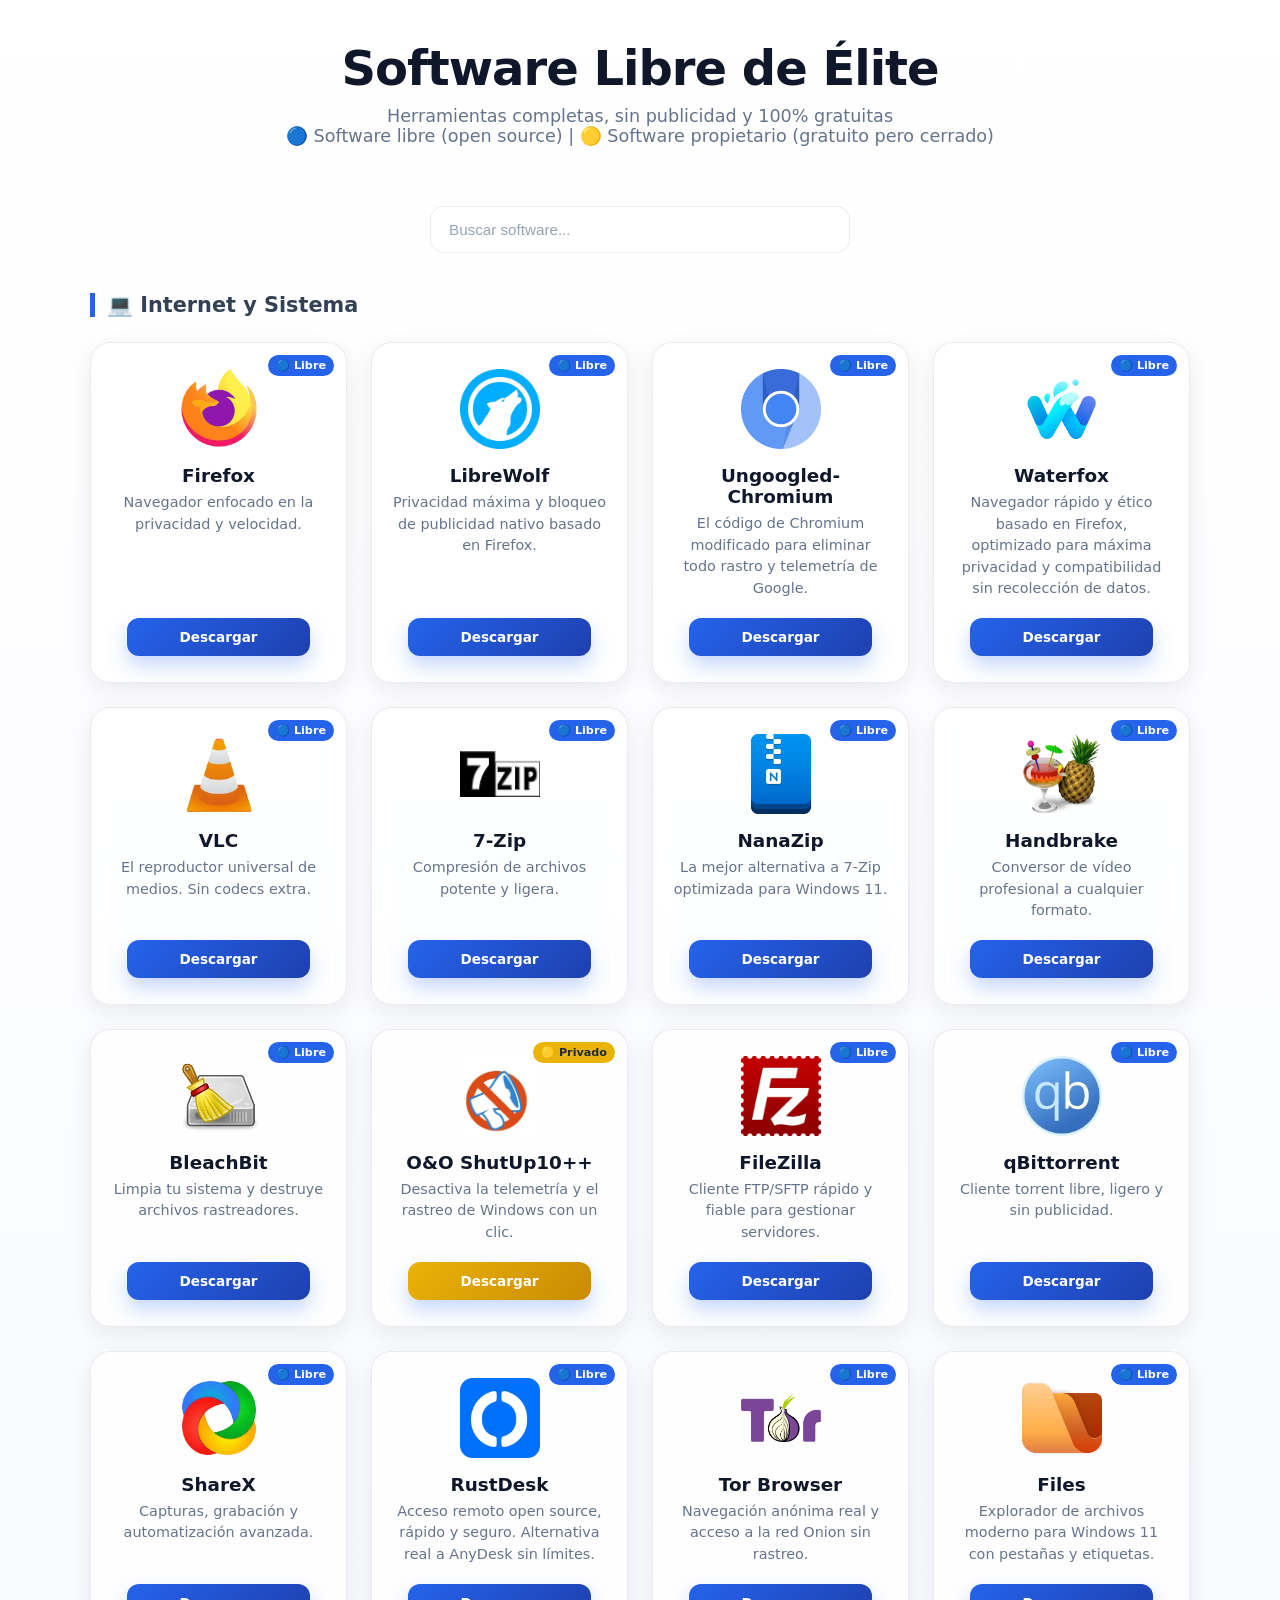
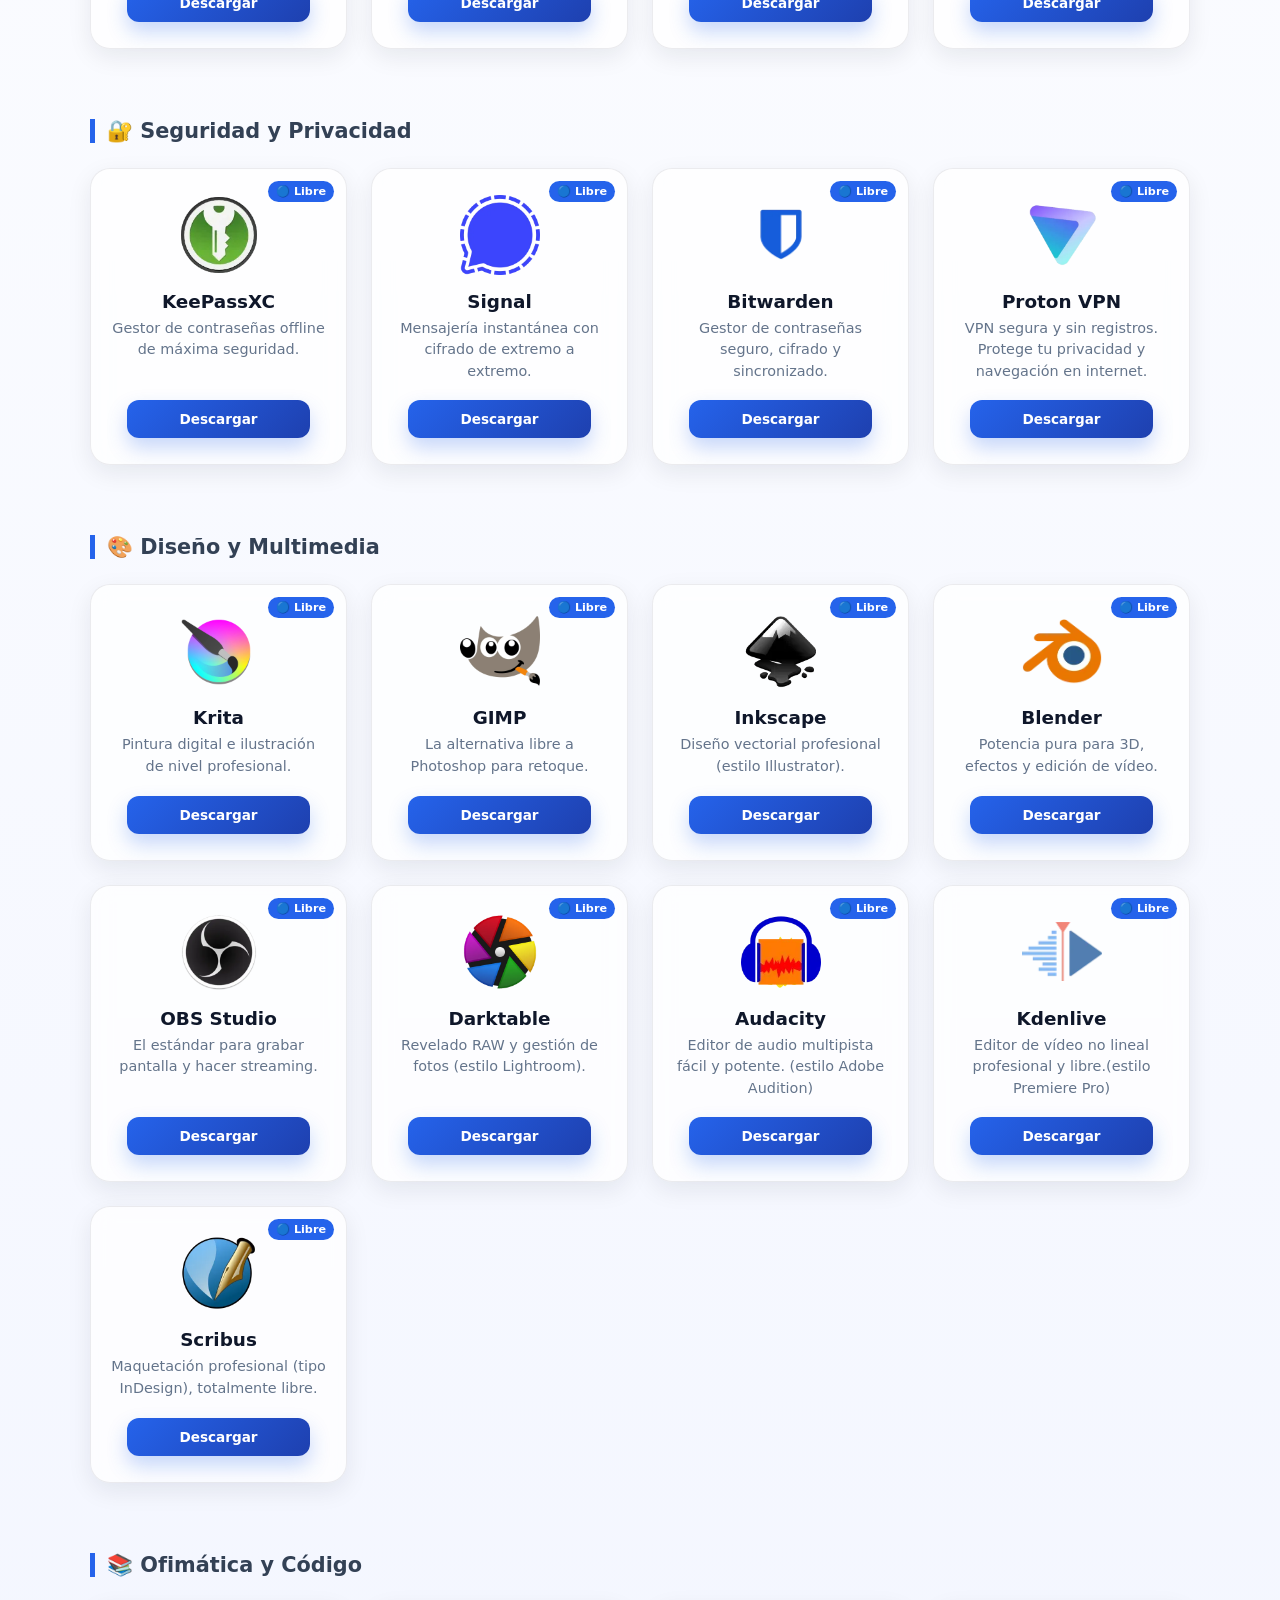
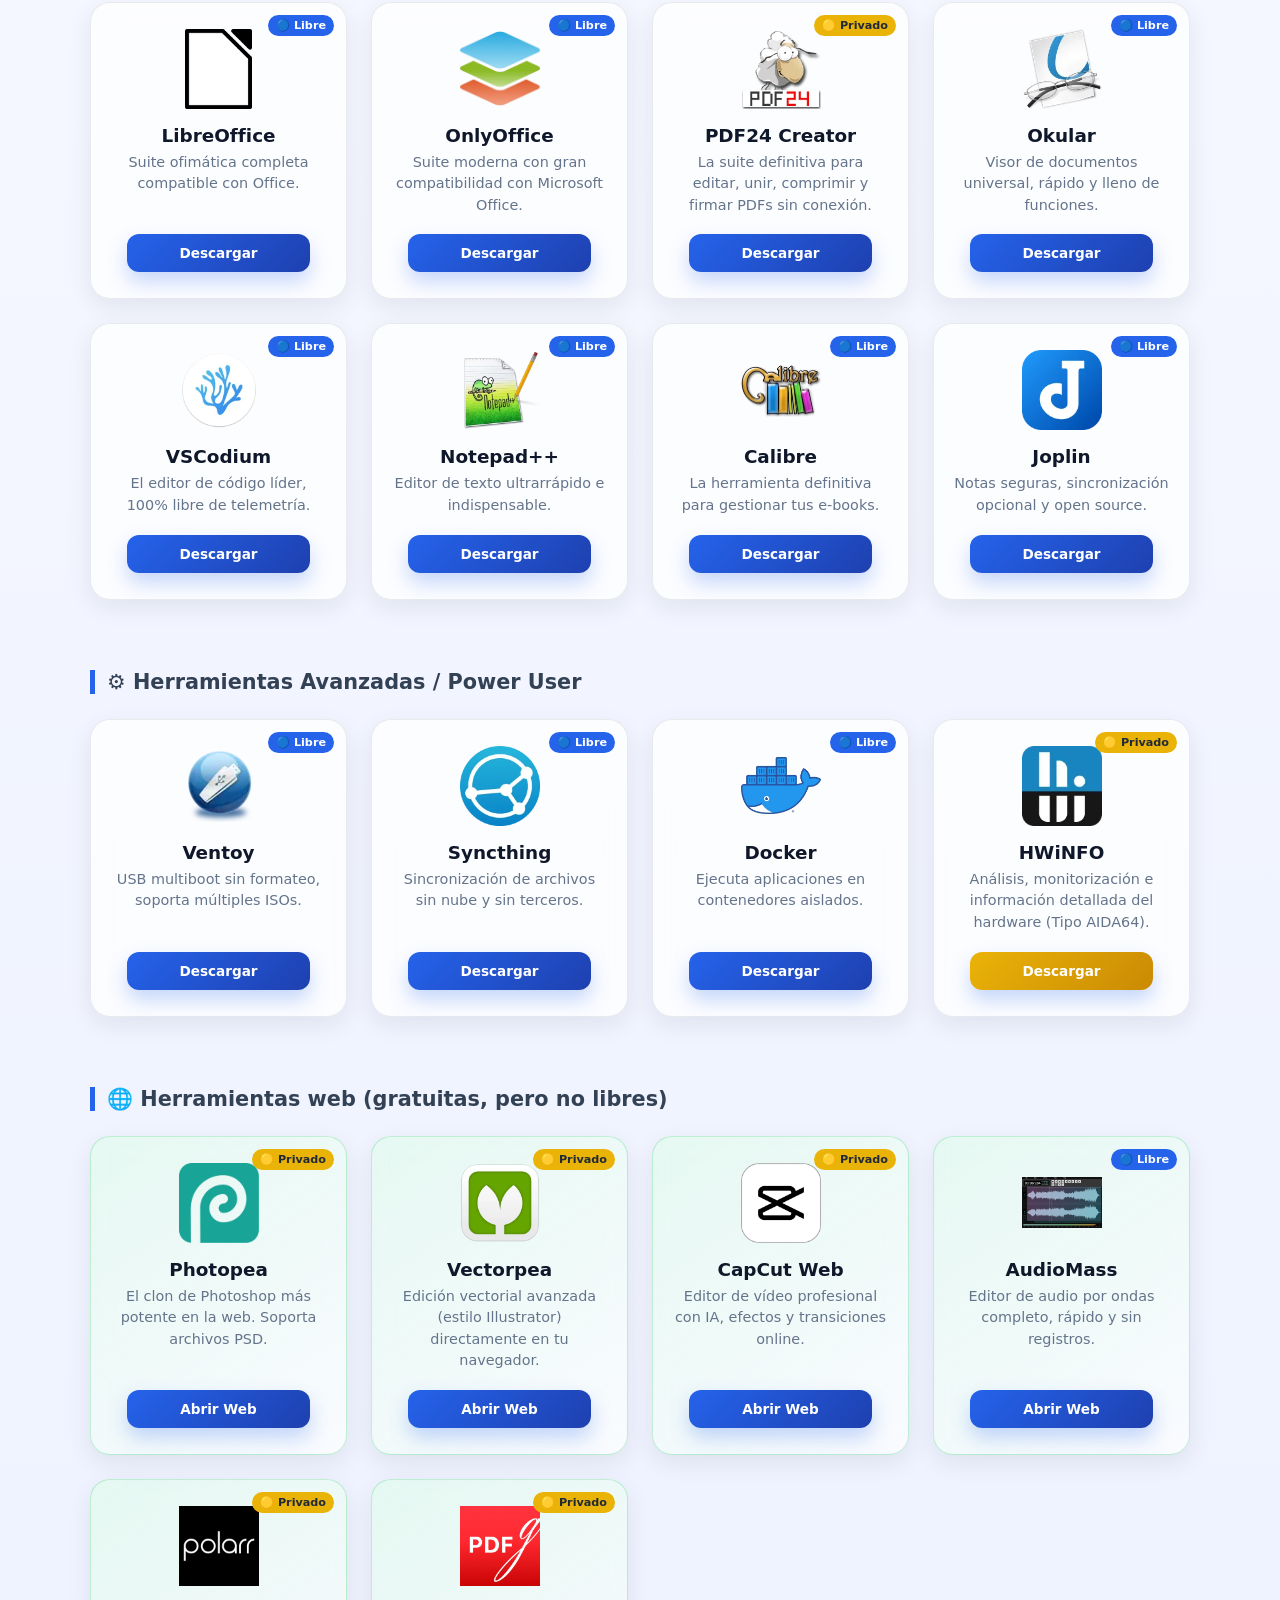
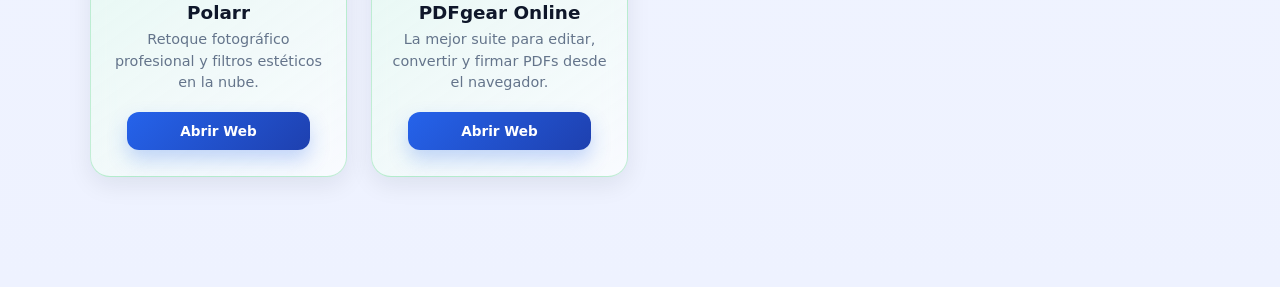
<file: BOX/index.html>
﻿<!DOCTYPE html>
<html lang="es">
<head>
    <meta charset="UTF-8">
    <meta name="viewport" content="width=device-width, initial-scale=1.0">
    <title>Suite de Software Libre</title>
	<link rel="shortcut icon" href="favicon.png" type="image/x-icon">
	
	  <!-- CSS -->
  <link rel="stylesheet" href="styles.css">
  
  

</head>
<body>

<div class="container">
    <h1>Software Libre de Élite</h1>
    <p class="subtitle">Herramientas completas, sin publicidad y 100% gratuitas <br>🔵 Software libre (open source) | 🟡 Software propietario (gratuito pero cerrado)</p>
	<div class="search-box">
		<input type="text" id="searchInput" placeholder="Buscar software...">
	</div>

    <!-- INTERNET Y SISTEMA -->
    <div class="category-section">
        <h2 class="category-title">💻 Internet y Sistema</h2>
        <div class="grid">
            <div class="card">
			<span class="badge open">🔵 Libre</span>
                <div class="logo-box"><img src="img/Firefox.webp" alt="Firefox"></div>
                <h3>Firefox</h3>
                <p>Navegador enfocado en la privacidad y velocidad.</p>
                <a href="https://www.firefox.com/es-ES/" class="btn" target="_blank">Descargar</a>
            </div>
			<div class="card">
				<span class="badge open">🔵 Libre</span>
				<div class="logo-box"><img src="img/LibreWolf.webp" alt="LibreWolf"></div>
				<h3>LibreWolf</h3>
				<p>Privacidad máxima y bloqueo de publicidad nativo basado en Firefox.</p>
				<a href="https://librewolf.net" class="btn" target="_blank">Descargar</a>
			</div>
			<div class="card">
				<span class="badge open">🔵 Libre</span>
				<div class="logo-box"><img src="img/UngoogledChromium.webp" alt="Ungoogled-Chromium"></div>
				<h3>Ungoogled-Chromium</h3>
				<p>El código de Chromium modificado para eliminar todo rastro y telemetría de Google.</p>
				<a href="https://ungoogled-software.github.io/ungoogled-chromium-binaries/" class="btn" target="_blank">Descargar</a>
			</div>
			<div class="card">
				<span class="badge open">🔵 Libre</span>
				<div class="logo-box"><img src="img/Waterfox.webp" alt="Waterfox"></div>
				<h3>Waterfox</h3>
				<p>Navegador rápido y ético basado en Firefox, optimizado para máxima privacidad y compatibilidad sin recolección de datos.</p>
				<a href="https://www.waterfox.com/" class="btn" target="_blank">Descargar</a>
			</div>
            <div class="card">
			<span class="badge open">🔵 Libre</span>
                <div class="logo-box"><img src="img/VLC.webp" alt="VLC"></div>
                <h3>VLC</h3>
                <p>El reproductor universal de medios. Sin codecs extra.</p>
                <a href="https://images.videolan.org/vlc/index.es.html" class="btn" target="_blank">Descargar</a>
            </div>
            <div class="card">
			<span class="badge open">🔵 Libre</span>
                <div class="logo-box"><img src="img/7zip.webp" alt="7-Zip"></div>
                <h3>7-Zip</h3>
                <p>Compresión de archivos potente y ligera.</p>
                <a href="https://7zip-es.updatestar.com/" class="btn" target="_blank">Descargar</a>
            </div>
			<div class="card">
			<span class="badge open">🔵 Libre</span>
				<div class="logo-box"><img src="img/NanaZip.webp" alt="NanaZip"></div>
				<h3>NanaZip</h3>
				<p>La mejor alternativa a 7-Zip optimizada para Windows 11.</p>
				<a href="https://nanazip.org/" class="btn" target="_blank">Descargar</a>
			</div>
			<div class="card">
			<span class="badge open">🔵 Libre</span>
                <div class="logo-box"><img src="img/HandBrake.webp" alt="Handbrake"></div>
                <h3>Handbrake</h3>
                <p>Conversor de vídeo profesional a cualquier formato.</p>
                <a href="https://handbrake.fr" class="btn" target="_blank">Descargar</a>
            </div>
			<div class="card">
			<span class="badge open">🔵 Libre</span>
                <div class="logo-box"><img src="img/Bleachbit.webp" alt="BleachBit"></div>
                <h3>BleachBit</h3>
                <p>Limpia tu sistema y destruye archivos rastreadores.</p>
                <a href="https://www.bleachbit.org/es/descargar" class="btn" target="_blank">Descargar</a>
            </div>
			<div class="card">
			<span class="badge private">🟡 Privado</span>
                <div class="logo-box"><img src="img/ShutUp10.webp" alt="O&O ShutUp10++"></div>
                <h3>O&O ShutUp10++</h3>
                <p>Desactiva la telemetría y el rastreo de Windows con un clic.</p>
                <a href="https://www.oo-software.com/es/shutup10" class="btn private" target="_blank">Descargar</a>
            </div>
			<div class="card">
				<div class="logo-box"><img src="img/FileZilla.webp" alt="FileZilla"></div>
				<h3>FileZilla</h3>
				<span class="badge open">🔵 Libre</span>
				<p>Cliente FTP/SFTP rápido y fiable para gestionar servidores.</p>
				<a href="https://filezilla-project.org/" class="btn" target="_blank">Descargar</a>
			</div>
			
			<div class="card">
			<span class="badge open">🔵 Libre</span>
				<div class="logo-box"><img src="img/qBittorrent.webp" alt="qBittorrent"></div>
				<h3>qBittorrent</h3>
				<p>Cliente torrent libre, ligero y sin publicidad.</p>
				<a href="https://www.qbittorrent.org/" class="btn" target="_blank">Descargar</a>
			</div>
			<div class="card">
			<span class="badge open">🔵 Libre</span>
				<div class="logo-box"><img src="img/ShareX.webp" alt="ShareX"></div>
				<h3>ShareX</h3>
				<p>Capturas, grabación y automatización avanzada.</p>
				<a href="https://getsharex.com/" class="btn" target="_blank">Descargar</a>
			</div>
			<div class="card">
			<span class="badge open">🔵 Libre</span>
				<div class="logo-box"><img src="img/RustDesk.webp" alt="RustDesk"></div>
				<h3>RustDesk</h3>
				<p>Acceso remoto open source, rápido y seguro. Alternativa real a AnyDesk sin límites.</p>
				<a href="https://rustdesk.com/es/" class="btn" target="_blank">Descargar</a>
			</div>
			<div class="card">
				<span class="badge open">🔵 Libre</span>
				<div class="logo-box"><img src="img/Tor_Browser.webp" alt="Tor Browser"></div>
				<h3>Tor Browser</h3>
				<p>Navegación anónima real y acceso a la red Onion sin rastreo.</p>
				<a href="https://torproject.org" class="btn open" target="_blank" rel="noopener">Descargar</a>
			</div>
			
			<div class="card">
				<span class="badge open">🔵 Libre</span>
				<div class="logo-box"><img src="img/Files.webp" alt="Files"></div>
				<h3>Files</h3>
				<p>Explorador de archivos moderno para Windows 11 con pestañas y etiquetas.</p>
				<a href="https://files.community" class="btn open" target="_blank" rel="noopener">Descargar</a>
			</div>
			

        </div>
    </div>

	
	<!-- SEGURIDAD Y PRIVACIDAD -->
    <div class="category-section">
        <h2 class="category-title">🔐 Seguridad y Privacidad</h2>
        <div class="grid">
            <div class="card">
            <div class="logo-box"><img src="img/KeePassXC.webp" alt="KeePassXC"></div>
			<span class="badge open">🔵 Libre</span>
                <h3>KeePassXC</h3>
                <p>Gestor de contraseñas offline de máxima seguridad.</p>
                <a href="https://keepassxc.org" class="btn" target="_blank">Descargar</a>
            </div>
            <div class="card">
                <div class="logo-box"><img src="img/Signal.webp" alt="Signal"></div>
			<span class="badge open">🔵 Libre</span>
                <h3>Signal</h3>
                <p>Mensajería instantánea con cifrado de extremo a extremo.</p>
                <a href="https://signal.org/es/" class="btn" target="_blank">Descargar</a>
            </div>
			<div class="card">
				<div class="logo-box"><img src="img/Bitwarden.webp" alt="Bitwarden"></div>
			<span class="badge open">🔵 Libre</span>
				<h3>Bitwarden</h3>
				<p>Gestor de contraseñas seguro, cifrado y sincronizado.</p>
				<a href="https://bitwarden.com/es-la/" class="btn" target="_blank">Descargar</a>
			</div>
			<div class="card">
			<div class="logo-box"><img src="img/Proton_VPN.webp" alt="Proton VPN"></div>
			<span class="badge open">🔵 Libre</span>
				<h3>Proton VPN</h3>
				<p>VPN segura y sin registros. Protege tu privacidad y navegación en internet.</p>
				<a href="https://protonvpn.com" class="btn" target="_blank">Descargar</a>
			</div>
        </div>
    </div>

    <!-- DISEÑO Y CREATIVIDAD -->
    <div class="category-section">
        <h2 class="category-title">🎨 Diseño y Multimedia</h2>
        <div class="grid">
            <div class="card">
                <div class="logo-box"><img src="img/Krita.webp" alt="Krita"></div>
			<span class="badge open">🔵 Libre</span>
                <h3>Krita</h3>
                <p>Pintura digital e ilustración de nivel profesional.</p>
                <a href="https://krita.org/es/" class="btn" target="_blank">Descargar</a>
            </div>
            <div class="card">
                <div class="logo-box"><img src="img/GIMP.webp" alt="GIMP"></div>
			<span class="badge open">🔵 Libre</span>
                <h3>GIMP</h3>
                <p>La alternativa libre a Photoshop para retoque.</p>
                <a href="http://www.gimp.org.es/" class="btn" target="_blank">Descargar</a>
            </div>
			<div class="card">
                <div class="logo-box"><img src="img/Inkscape.webp" alt="Inkscape"></div>
			<span class="badge open">🔵 Libre</span>
                <h3>Inkscape</h3>
                <p>Diseño vectorial profesional (estilo Illustrator).</p>
                <a href="https://inkscape.app/es/" class="btn" target="_blank">Descargar</a>
            </div>
            <div class="card">
                <div class="logo-box"><img src="img/Blender.webp" alt="Blender"></div>
			<span class="badge open">🔵 Libre</span>

                <h3>Blender</h3>
                <p>Potencia pura para 3D, efectos y edición de vídeo.</p>
                <a href="https://blender.org" class="btn" target="_blank">Descargar</a>
            </div>
            <div class="card">
                <div class="logo-box"><img src="img/OBS_Studio.webp" alt="OBS"></div>
			<span class="badge open">🔵 Libre</span>

                <h3>OBS Studio</h3>
                <p>El estándar para grabar pantalla y hacer streaming.</p>
                <a href="https://obsproject.com/es/download" class="btn" target="_blank">Descargar</a>
            </div>
			<div class="card">
                <div class="logo-box"><img src="img/Darktable.webp" alt="Darktable"></div>
			<span class="badge open">🔵 Libre</span>

                <h3>Darktable</h3>
                <p>Revelado RAW y gestión de fotos (estilo Lightroom).</p>
                <a href="https://darktable.org" class="btn" target="_blank">Descargar</a>
            </div>
			<div class="card">
            <div class="logo-box"><img src="img/Audacity.webp" alt="Audacity"></div>
			<span class="badge open">🔵 Libre</span>

                <h3>Audacity</h3>
                <p>Editor de audio multipista fácil y potente. (estilo Adobe Audition)</p>
                <a href="https://audacityteam.org" class="btn" target="_blank">Descargar</a>
            </div>
            <div class="card">
                <div class="logo-box"><img src="img/Kdenlive.webp" alt="Kdenlive"></div>
			<span class="badge open">🔵 Libre</span>

                <h3>Kdenlive</h3>
                <p>Editor de vídeo no lineal profesional y libre.(estilo Premiere Pro)</p>
                <a href="https://kdenlive.org/es/" class="btn" target="_blank">Descargar</a>
            </div>
			<div class="card">
				<div class="logo-box"><img src="img/Scribus.webp" alt="Scribus"></div>
			<span class="badge open">🔵 Libre</span>

				<h3>Scribus</h3>
				<p>Maquetación profesional (tipo InDesign), totalmente libre.</p>
				<a href="https://scribus.net" class="btn" target="_blank">Descargar</a>
			</div>
        </div>
    </div>

    <!-- PRODUCTIVIDAD Y LECTURA -->
    <div class="category-section">
        <h2 class="category-title">📚 Ofimática y Código</h2>
        <div class="grid">
            <div class="card">
                <div class="logo-box"><img src="img/LibreOffice.webp" alt="LibreOffice"></div>
			<span class="badge open">🔵 Libre</span>

                <h3>LibreOffice</h3>
                <p>Suite ofimática completa compatible con Office.</p>
                <a href="https://es.libreoffice.org/descarga/libreoffice/" class="btn" target="_blank">Descargar</a>
            </div>
			<div class="card">
				<div class="logo-box"><img src="img/OnlyOffice.webp" alt="OnlyOffice"></div>
			<span class="badge open">🔵 Libre</span>
				<h3>OnlyOffice</h3>
				<p>Suite moderna con gran compatibilidad con Microsoft Office.</p>
				<a href="https://www.onlyoffice.com/es" class="btn" target="_blank">Descargar</a>
			</div>
			<div class="card">
				<div class="logo-box"><img src="img/PDF24_Creator.webp" alt="PDF24 Creator"></div>
			<span class="badge private">🟡 Privado</span>
				<h3>PDF24 Creator</h3>
				<p>La suite definitiva para editar, unir, comprimir y firmar PDFs sin conexión.</p>
				<a href="https://tools.pdf24.org/es/creator" class="btn" target="_blank">Descargar</a>
			</div>
			<div class="card">
				<div class="logo-box"><img src="img/Okular.webp" alt="Okular"></div>
			<span class="badge open">🔵 Libre</span>
				<h3>Okular</h3>
				<p>Visor de documentos universal, rápido y lleno de funciones.</p>
				<a href="https://okular.kde.org/es/" class="btn" target="_blank">Descargar</a>
			</div>
            <div class="card">
                <div class="logo-box"><img src="img/VSCodium.webp" alt="VSCodium"></div>
			<span class="badge open">🔵 Libre</span>

                <h3>VSCodium</h3>
                <p>El editor de código líder, 100% libre de telemetría.</p>
                <a href="https://vscodium.com" class="btn" target="_blank">Descargar</a>
            </div>
			<div class="card">
                <div class="logo-box"><img src="img/Notepad.webp" alt="Notepad++"></div>
			<span class="badge open">🔵 Libre</span>

                <h3>Notepad++</h3>
                <p>Editor de texto ultrarrápido e indispensable.</p>
                <a href="https://notepad-plus-plus.org" class="btn" target="_blank">Descargar</a>
            </div>
			<div class="card">
                <div class="logo-box"><img src="img/Calibre.webp" alt="Calibre"></div>
			<span class="badge open">🔵 Libre</span>
                <h3>Calibre</h3>
                <p>La herramienta definitiva para gestionar tus e-books.</p>
                <a href="https://calibre-ebook.com/es/download" class="btn" target="_blank">Descargar</a>
            </div>
			
			<div class="card">
				<div class="logo-box"><img src="img/Joplin.webp" alt="Joplin"></div>
			<span class="badge open">🔵 Libre</span>
				<h3>Joplin</h3>
				<p>Notas seguras, sincronización opcional y open source.</p>
				<a href="https://joplinapp.org" class="btn" target="_blank">Descargar</a>
			</div>
			
        </div>
    </div>

    <!-- PRODUCTIVIDAD Y LECTURA -->

	<div class="category-section">
    <h2 class="category-title">⚙️ Herramientas Avanzadas / Power User</h2>
    <div class="grid">
        <div class="card">
            <div class="logo-box"><img src="img/Ventoy.webp" alt="Ventoy"></div>
		<span class="badge open">🔵 Libre</span>
            <h3>Ventoy</h3>
            <p>USB multiboot sin formateo, soporta múltiples ISOs.</p>
            <a href="https://www.ventoy.net/en/index.html" class="btn" target="_blank">Descargar</a>
        </div>
        <div class="card">
            <div class="logo-box"><img src="img/Syncthing.webp" alt="Syncthing"></div>
		<span class="badge open">🔵 Libre</span>
            <h3>Syncthing</h3>
            <p>Sincronización de archivos sin nube y sin terceros.</p>
            <a href="https://syncthing.net" class="btn" target="_blank">Descargar</a>
        </div>
        <div class="card">
        <div class="logo-box"><img src="img/Docker.webp" alt="Docker"></div>
		<span class="badge open">🔵 Libre</span>
            <h3>Docker</h3>
            <p>Ejecuta aplicaciones en contenedores aislados.</p>
            <a href="https://www.docker.com/" class="btn" target="_blank">Descargar</a>
        </div>
		<div class="card">
			<div class="logo-box"><img src="img/HWiNFO.webp" alt="HWiNFO"></div>
			<span class="badge private">🟡 Privado</span>
			<h3>HWiNFO</h3>
			<p>Análisis, monitorización e información detallada del hardware (Tipo AIDA64).</p>
			<a href="https://hwinfo.com" class="btn private" target="_blank" rel="noopener">Descargar</a>
		</div>
		
    </div>
</div>
	
	    <!-- HERRAMIENTAS WEB (CLOUD) -->
    <div class="category-section web-section">
        <h2 class="category-title">🌐 Herramientas web (gratuitas, pero no libres)</h2>
        <div class="grid">
            <div class="card">
            <div class="logo-box"><img src="img/Photopea.webp" alt="Photopea"></div>
			<span class="badge private">🟡 Privado</span>
                <h3>Photopea</h3>
                <p>El clon de Photoshop más potente en la web. Soporta archivos PSD.</p>
                <a href="https://www.photopea.com" class="btn" target="_blank">Abrir Web</a>
            </div>
            <div class="card">
            <div class="logo-box"><img src="img/Vectorpea.webp" alt="Vectorpea"></div>
			<span class="badge private">🟡 Privado</span>
                <h3>Vectorpea</h3>
                <p>Edición vectorial avanzada (estilo Illustrator) directamente en tu navegador.</p>
                <a href="https://www.vectorpea.com" class="btn" target="_blank">Abrir Web</a>
            </div>
            <div class="card">
            <div class="logo-box"><img src="img/Capcut.webp" alt="CapCut Web"></div>
			<span class="badge private">🟡 Privado</span>
                <h3>CapCut Web</h3>
                <p>Editor de vídeo profesional con IA, efectos y transiciones online.</p>
                <a href="https://capcut.com" class="btn" target="_blank">Abrir Web</a>
            </div>
            <div class="card">
            <div class="logo-box"><img src="img/AudioMass.webp" alt="AudioMass"></div>
			<span class="badge open">🔵 Libre</span>
                <h3>AudioMass</h3>
                <p>Editor de audio por ondas completo, rápido y sin registros.</p>
                <a href="https://audiomass.co" class="btn" target="_blank">Abrir Web</a>
            </div>
            <div class="card">
                <div class="logo-box"><img src="img/Polarr.webp" alt="Polarr"></div>
			<span class="badge private">🟡 Privado</span>
                <h3>Polarr</h3>
                <p>Retoque fotográfico profesional y filtros estéticos en la nube.</p>
                <a href="https://polarr.co" class="btn" target="_blank">Abrir Web</a>
            </div>
            <div class="card">
            <div class="logo-box"><img src="img/PDFgear.webp" alt="PDFgear Web"></div>
			<span class="badge private">🟡 Privado</span>
                <h3>PDFgear Online</h3>
                <p>La mejor suite para editar, convertir y firmar PDFs desde el navegador.</p>
                <a href="https://www.pdfgear.com/online-tools/" class="btn" target="_blank">Abrir Web</a>
            </div>
        </div>
    </div>



</div>
<script id="livesearch01">
const input = document.getElementById("searchInput");
const cards = document.querySelectorAll(".card");

input.addEventListener("input", () => {
    const value = input.value.toLowerCase();

    cards.forEach(card => {
        const title = card.querySelector("h3").textContent.toLowerCase();
        const text = card.querySelector("p").textContent.toLowerCase();

        if (title.includes(value) || text.includes(value)) {
            card.style.display = "flex";
        } else {
            card.style.display = "none";
        }
    });
});
</script>
</body>
</html>
</file>
<file: BOX/styles.css>
@charset "UTF-8";
:root {
    --primary: #2563eb;
    --primary-dark: #1e40af;

    --bg: #eef2ff;
    --card-bg: rgba(255, 255, 255, 0.75);

    --text: #0f172a;
    --muted: #64748b;

    --border: rgba(15, 23, 42, 0.08);

    --shadow: 0 8px 25px rgba(15, 23, 42, 0.08);
    --shadow-hover: 0 20px 50px rgba(15, 23, 42, 0.18);

    --blur: blur(10px);
}

/* RESET */
* {
    box-sizing: border-box;
    margin: 0;
    padding: 0;
}

/* BODY */
body {
    font-family: system-ui, -apple-system, Segoe UI, Roboto, sans-serif;
    background: linear-gradient(180deg, #ffffff, var(--bg));
    color: var(--text);
    padding: 40px 20px;
}

/* CONTAINER */
.container {
    max-width: 1100px;
    margin: auto;
}

/* TITULOS */
h1 {
    text-align: center;
    font-size: 3rem;
    font-weight: 800;
    letter-spacing: -1px;
    margin-bottom: 10px;
}

.subtitle {
    text-align: center;
    color: var(--muted);
    margin-bottom: 60px;
    font-size: 1.1rem;
}

/* SECCIONES */
.category-section {
    margin-bottom: 70px;
}

.category-title {
    font-size: 1.3rem;
    font-weight: 700;
    margin-bottom: 25px;
    padding-left: 12px;
    border-left: 5px solid var(--primary);
    color: #334155;
}

/* GRID */
.grid {
    display: grid;
    grid-template-columns: repeat(auto-fill, minmax(240px, 1fr));
    gap: 24px;
}

/* CARD */
.card {
    background: var(--card-bg);
    backdrop-filter: var(--blur);
    position: relative;
    border-radius: 20px;
    padding: 26px 20px;

    border: 1px solid var(--border);
    box-shadow: var(--shadow);

    display: flex;
    flex-direction: column;
    align-items: center;
    text-align: center;

    transition: all 0.35s ease;
    transform: translateY(10px);
    opacity: 0;
    animation: fadeIn 0.6s ease forwards;
}

/* animación entrada */
@keyframes fadeIn {
    to {
        transform: translateY(0);
        opacity: 1;
    }
}

/* hover más fino */
.card:hover {
    transform: translateY(-8px) scale(1.015);
    box-shadow: var(--shadow-hover);
    border-color: rgba(37, 99, 235, 0.3);
}

/* ICONOS */
.logo-box {
    width: 80px;
    height: 80px;
    margin-bottom: 16px;

    display: flex;
    align-items: center;
    justify-content: center;
}

.logo-box img {
    max-width: 100%;
    max-height: 100%;
    object-fit: contain;

    transition: transform 0.3s ease;
}

/* pequeño zoom icono */
.card:hover img {
    transform: scale(1.08);
}

/* TEXTOS */
.card h3 {
    font-size: 1.15rem;
    margin-bottom: 6px;
}

.card p {
    font-size: 0.9rem;
    color: var(--muted);
    line-height: 1.5;
    margin-bottom: 18px;
    flex-grow: 1;
}

/* BOTON */
.btn {
    background: linear-gradient(135deg, var(--primary), var(--primary-dark));
    color: white;
    text-decoration: none;

    padding: 11px 18px;
    border-radius: 12px;

    font-size: 0.85rem;
    font-weight: 600;

    width: 85%;

    transition: all 0.25s ease;

    box-shadow: 0 10px 20px rgba(37, 99, 235, 0.25);
}

/* hover botón */
.btn:hover {
    transform: translateY(-2px);
    box-shadow: 0 14px 28px rgba(37, 99, 235, 0.35);
}

/* click */
.btn:active {
    transform: scale(0.96);
}

/* RESPONSIVE */
@media (max-width: 500px) {
    h1 {
        font-size: 2.2rem;
    }

    .subtitle {
        font-size: 1rem;
    }
}


.search-box {
    display: flex;
    justify-content: center;
    margin-bottom: 40px;
}

.search-box input {
    width: 100%;
    max-width: 420px;
    padding: 14px 18px;

    border-radius: 14px;
    border: 1px solid var(--border);

    font-size: 0.95rem;

    background: rgba(255,255,255,0.7);
    backdrop-filter: blur(8px);

    outline: none;

    transition: all 0.25s ease;
}

/* foco */
.search-box input:focus {
    border-color: var(--primary);
    box-shadow: 0 0 0 3px rgba(37, 99, 235, 0.15);
}

/* placeholder */
.search-box input::placeholder {
    color: #94a3b8;
}
/* LIBRE */
.btn.open {
    background: linear-gradient(135deg, #2563eb, #1e40af);
}

/* PRIVADO */
.btn.private {
    background: linear-gradient(135deg, #eab308, #ca8a04);
}

/* hover específico */
.btn.private:hover {
    box-shadow: 0 14px 28px rgba(234, 179, 8, 0.35);
}

.btn.open:hover {
    box-shadow: 0 14px 28px rgba(37, 99, 235, 0.35);
}

.badge {
    position: absolute;
    top: 12px;
    right: 12px;

    font-size: 0.7rem;
    font-weight: 600;

    padding: 4px 8px;
    border-radius: 999px;

    color: white;
}

/* colores */
.badge.open {
    background: #2563eb;
}

.badge.private {
    background: #eab308;
    color: #1f2937;
}

.web-section .card {
    background: linear-gradient(
        145deg,
        rgba(220, 252, 231, 0.55),
        rgba(255, 255, 255, 0.65)
    );
    
    border: 1px solid rgba(34, 197, 94, 0.25);
}

.web-section .card:hover {
    border-color: rgba(34, 197, 94, 0.45);
    box-shadow: 0 20px 50px rgba(34, 197, 94, 0.18);
}
</file>
